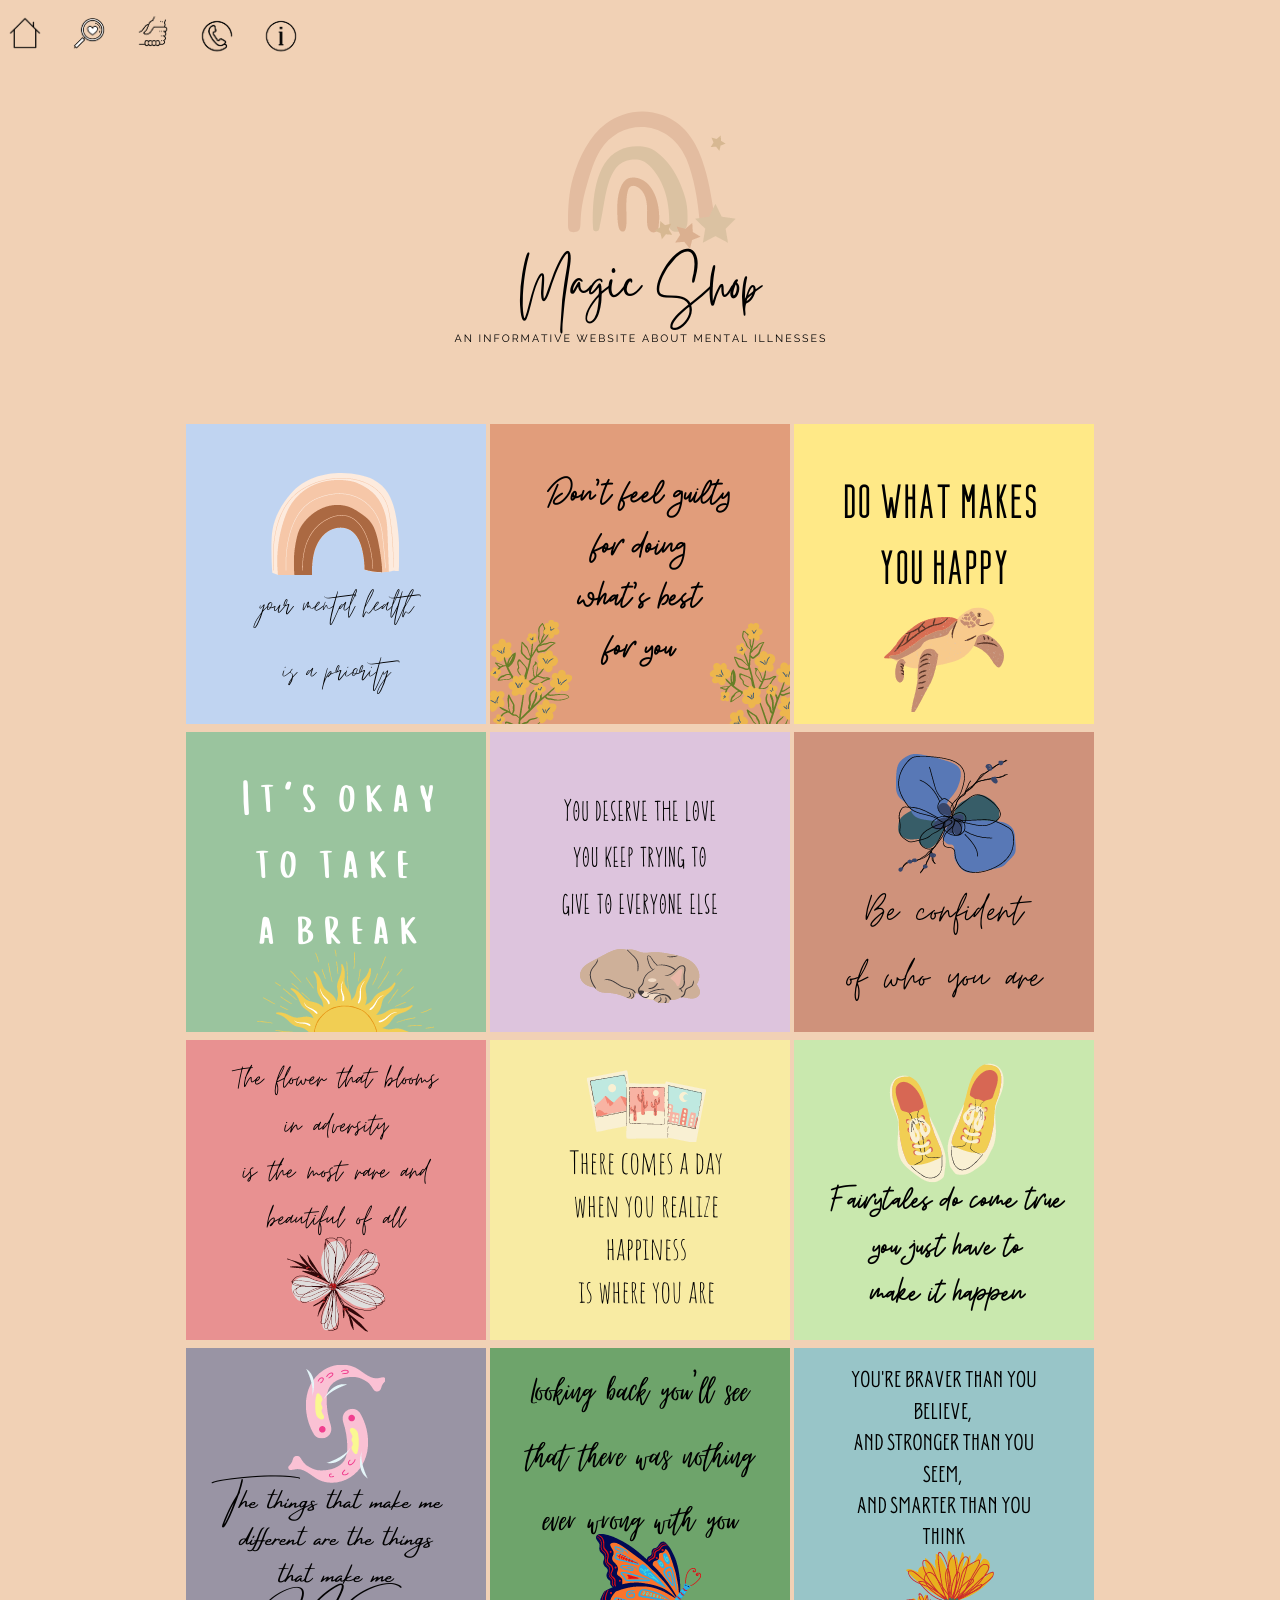
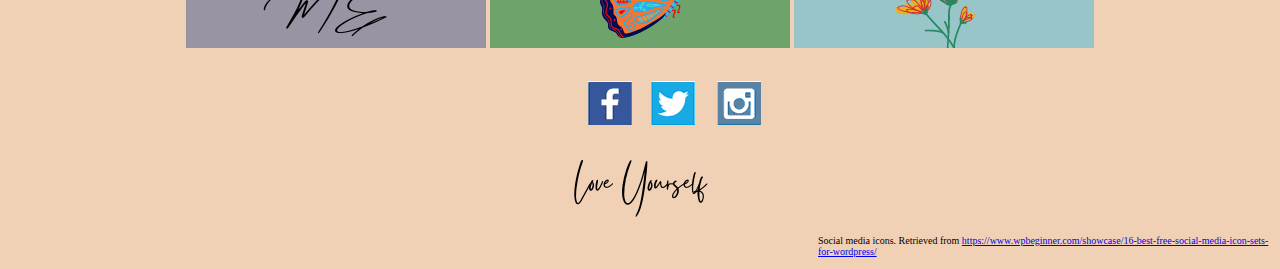
<file: 2QProjMgVilladarez/index.html>
<!DOCTYPE html>
<html>
	<head>
	<title>Magic Shop</title>
		<meta charset="UTF-8">

		<meta name="author" content="Gian Margarette K. Villadarez">

		<meta name="keywords" content="HTML, CSS, JavaScript">

		<meta name="revised" content="21-10-2020">

		<link rel="icon" href="images/icon.png" type="image/gif">
		<link rel="stylesheet" type="text/css" href="css/index.css">
	</head>
	<body>
		<div>
		<nav>
			<ul class="nav">
				<li><a class="one" href="index.html"><img class="home" src="images/house.png" title="Home"></a></li>
				<li><a class="two" href="htdocs/wyntk.html"><img class="glass" src="images/glass.png" title="What You Need To Know"></a></li>
				<li><a class="three" href="htdocs/wth.html"><img class="hand" src="images/hand.png" title="Ways To Help"></a></li>
				<li><a class="four" href="htdocs/sh.html"><img class="phone" src="images/phone.png" title="Suicide Hotline"></a></li>
				<li><a class="five" href="htdocs/about.html"><img class="i" src="images/i.png" title="About"></a></li>
			</ul>
		</nav>
		</div>
			<img class="logo" src="images/Magic Shop.png" alt="magic shop">
			
		<div>
			<table>
			<tr>
				<td><img src="images/rainbow.png" alt="Your mental health is a priority"></td>
				<td><img src="images/flower.png" alt="Don't feel guilty for doing what's best for you"></td>
				<td><img src="images/tortle.png" alt="Do what makes you happy"></td>
			</tr>
			<tr>
				<td><img src="images/sun.png" alt="It's okay to take a break"></td>
				<td><img src="images/ket.png" alt="You deserve the love you keep trying to give to everyone else"></td> 
				<td><img src="images/fafaflower.png" alt="Be confident of who you are"></td>
			</tr>
			<tr>
				<td><img src="images/flowers.png" alt="The flower that blooms in adversity is the ost rare and beautiful of them all" title="Mulan"></td>
				<td><img src="images/picz.png" alt="There comes a day when you realize happiness is where you are" title="Moana"></td>
				<td><img src="images/shuz.png" alt="Fairytales do come true you just have to make it happen" title="Princess and the  Frog"></td>
			</tr>
			<tr>
				<td><img src="images/fishda.png" alt="The things that make me different are the things that make me ME." title="Winnie the Pooh"></td>
				<td><img src="images/buttuhfly.png" alt="Looking back you'll see that there was never anything wrong with you"></td>
				<td><img src="images/flAwor.png" alt="You're braver than you believe, and stronger than you seem, and smarter than you think" title="Winnie the Pooh"></td>
			</tr>
			</table>
		</div>
		<div>
		<ul id="link">
            <li id="fb"><a href="https://www.facebook.com/gianmargarette.villadarez"></a></li>
            <li id="twt"><a href="https://twitter.com/gian_villadarez"></a></li>
            <li id="ig"><a href="https://instagram.com/gian_villadarez/"></a></li>
         </ul>
		</div>
		<img class="message" src="images/message.png" alt="Love Yourself">
		<p class="sources">Social media icons. Retrieved from <a href="https://www.wpbeginner.com/showcase/16-best-free-social-media-icon-sets-for-wordpress">https://www.wpbeginner.com/showcase/16-best-free-social-media-icon-sets-for-wordpress/</a></p>

			
	</body>
</html>
</file>
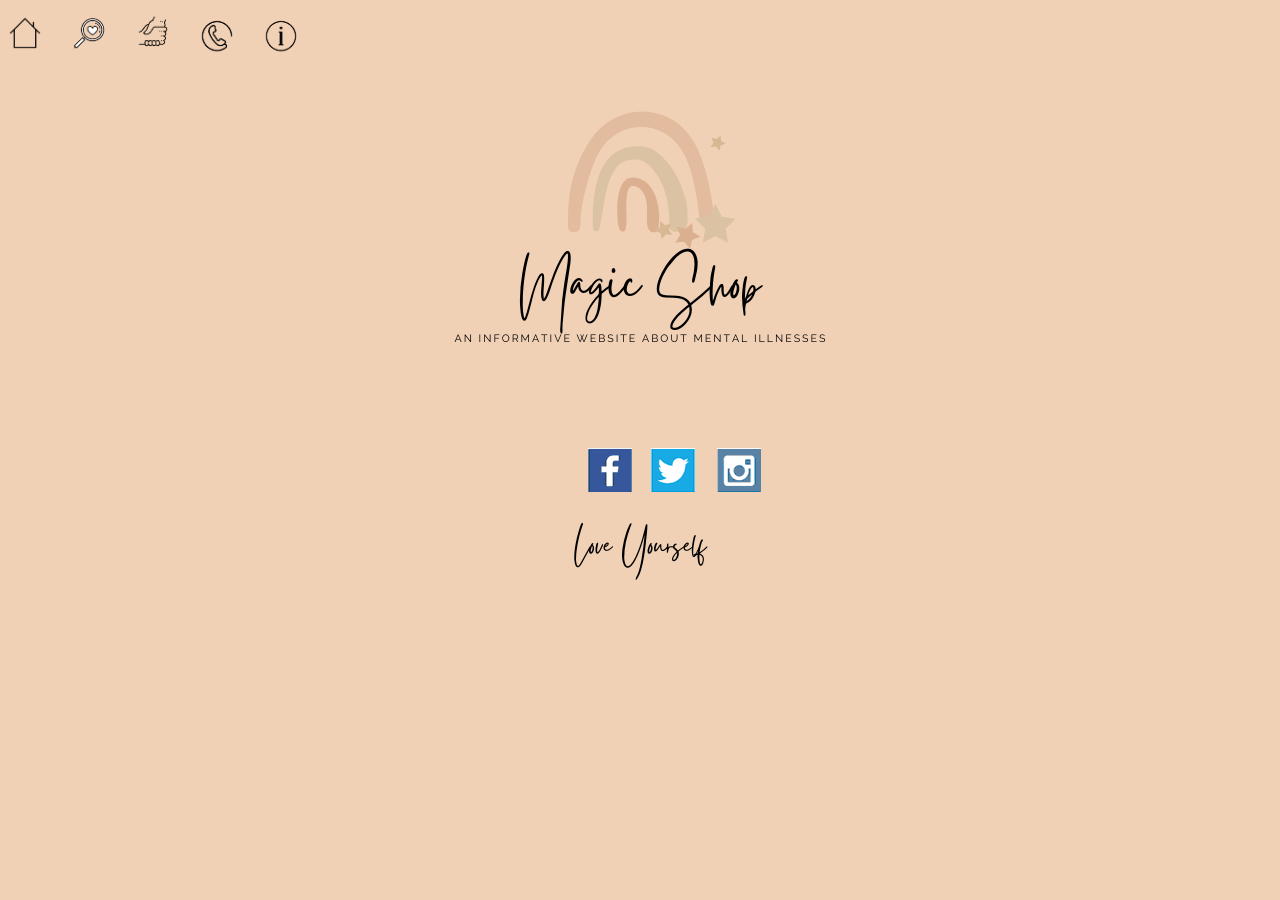
<file: 2QProjMgVilladarez/htdocs/sh.html>
<!DOCTYPE html>
<html>
	<head>
	<title>Magic Shop</title>
		<meta charset="UTF-8">

		<meta name="author" content="Gian Margarette K. Villadarez">

		<meta name="keywords" content="HTML, CSS, JavaScript">

		<meta name="revised" content="21-10-2020">

		<link rel="icon" href="../images/icon.png" type="image/gif">
		<link rel="stylesheet" type="text/css" href="../css/sh.css">
	</head>
	<body>
		<div>
		<nav>
			<ul class="nav">
				<li><a class="one" href="../index.html"><img class="home" src="../images/house.png" title="Home"></a></li>
				<li><a class="two" href="wyntk.html"><img class="glass" src="../images/glass.png" title="What You Need To Know"></a></li>
				<li><a class="three" href="wth.html"><img class="hand" src="../images/hand.png" title="Ways To Help"></a></li>
				<li><a class="four" href="sh.html"><img class="phone" src="../images/phone.png" title="Suicide Hotline"></a></li>
				<li><a class="five" href="about.html"><img class="i" src="../images/i.png" title="About"></a></li>
			</ul>
		</nav>
		</div>
			<img class="logo" src="../images/Magic Shop.png" alt="magic shop">
		<div>
		<ul id="link">
            <li id="fb"><a href="https://www.facebook.com/gianmargarette.villadarez"></a></li>
            <li id="twt"><a href="https://twitter.com/gian_villadarez"></a></li>
            <li id="ig"><a href="https://instagram.com/gian_villadarez/"></a></li>
         </ul>
		</div>
			<img class="message" src="../images/message.png">
	</body>
</html>
</file>
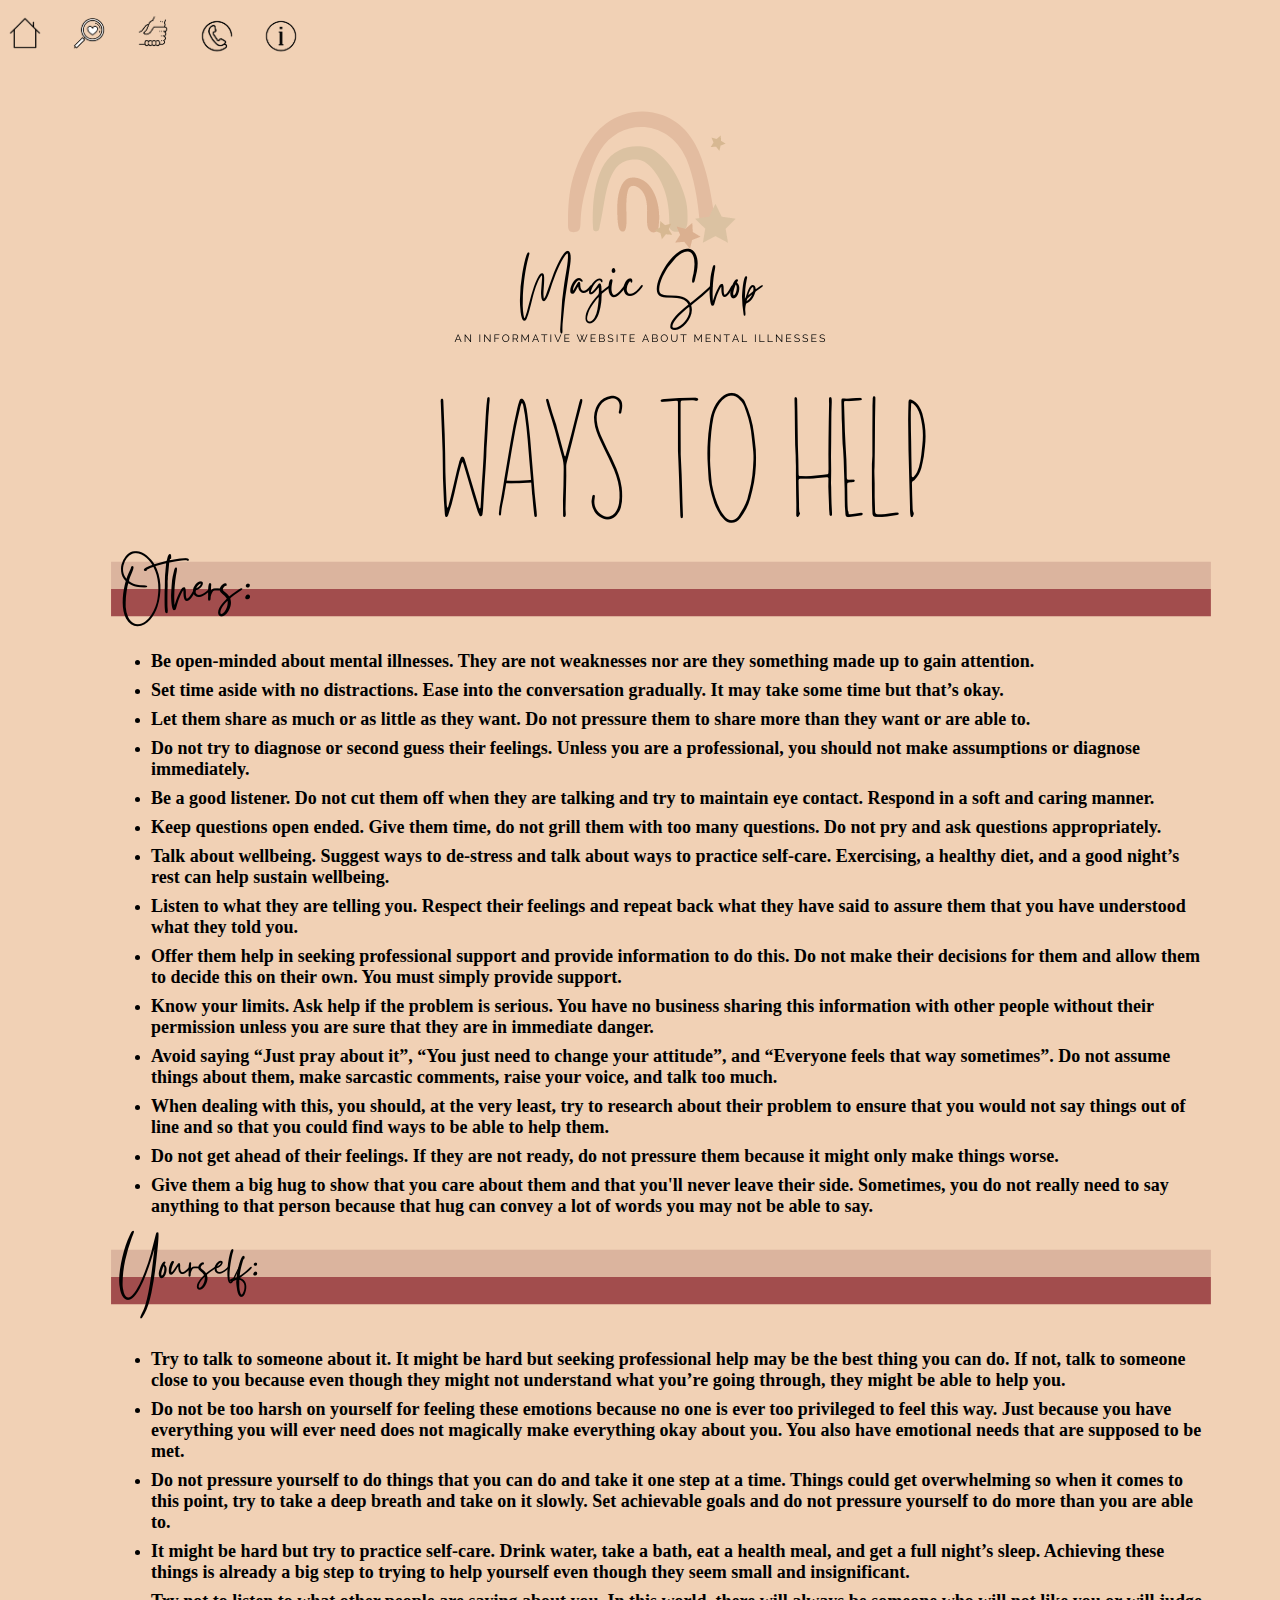
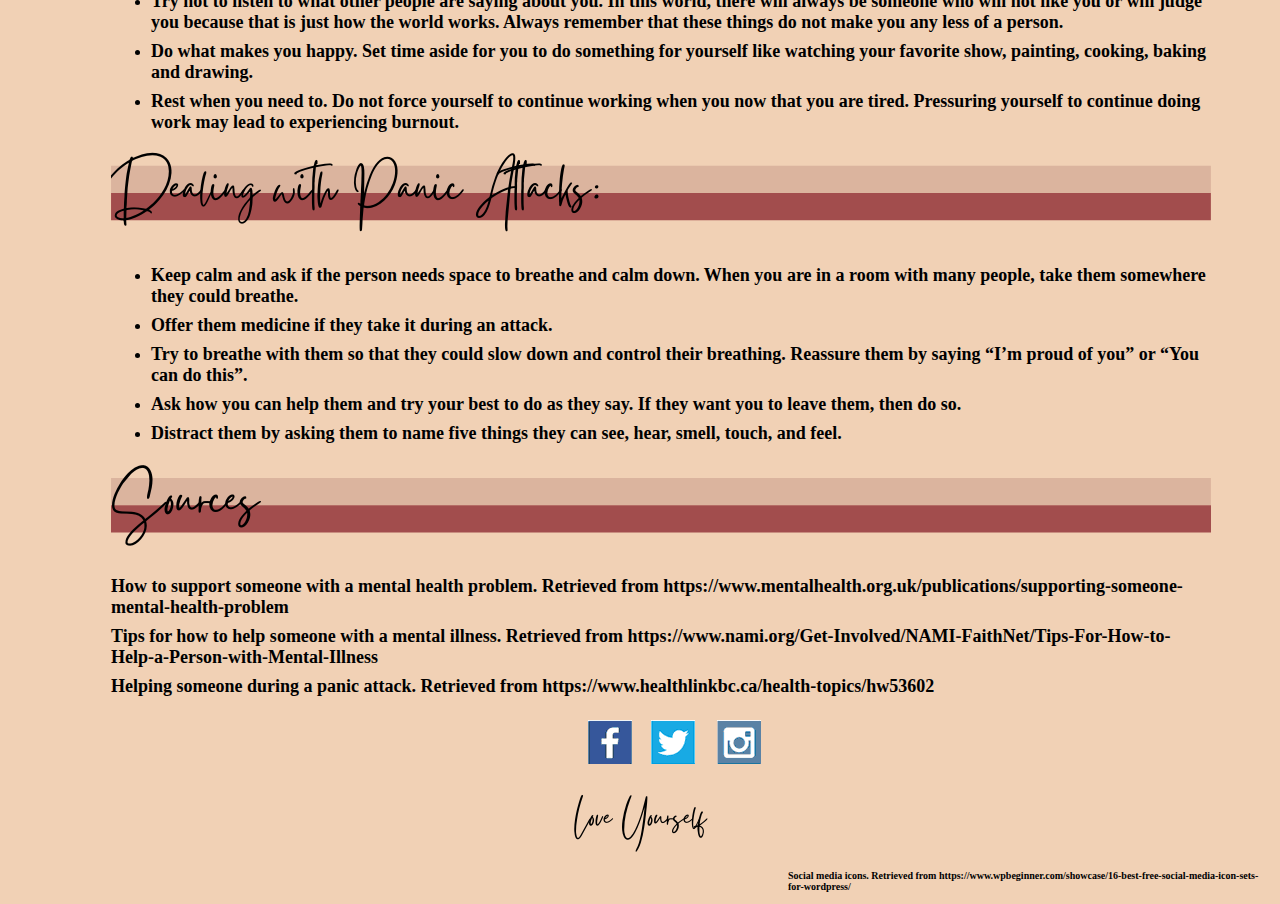
<file: 2QProjMgVilladarez/htdocs/wth.html>
<!DOCTYPE html>
<html>
	<head>
	<title>Magic Shop</title>
		<meta charset="UTF-8">

		<meta name="author" content="Gian Margarette K. Villadarez">

		<meta name="keywords" content="HTML, CSS, JavaScript">

		<meta name="revised" content="21-10-2020">

		<link rel="icon" href="../images/icon.png" type="image/gif">
		<link rel="stylesheet" type="text/css" href="../css/wth.css">
	</head>
	<body>
		<div>
		<nav>
			<ul class="nav">
				<li><a class="one" href="../index.html"><img class="home" src="../images/house.png" title="Home"></a></li>
				<li><a class="two" href="wyntk.html"><img class="glass" src="../images/glass.png" title="What You Need To Know"></a></li>
				<li><a class="three" href="wth.html"><img class="hand" src="../images/hand.png" title="Ways To Help"></a></li>
				<li><a class="four" href="sh.html"><img class="phone" src="../images/phone.png" title="Suicide Hotline"></a></li>
				<li><a class="five" href="about.html"><img class="i" src="../images/i.png" title="About"></a></li>
			</ul>
		</nav>
		</div>
			<img class="logo" src="../images/Magic Shop.png" alt="magic shop">
			<img class="title" src="../images/Ways To Help.png">
		<div>
		<table>
			<tr class="yeh">
				<td><img src="../images/others.png" alt="Others"></p>
				<ul>
					<li><p>Be open-minded about mental illnesses. They are not weaknesses nor are they something made up to gain attention.</p></li>
					<li><p>Set time aside with no distractions. Ease into the conversation gradually. It may take some time but that’s okay.</p></li>
					<li><p>Let them share as much or as little as they want. Do not pressure them to share more than they want or are able to. </p></li>
					<li><p>Do not try to diagnose or second guess their feelings. Unless you are a professional, you should not make assumptions or diagnose immediately.</p></li>
					<li><p>Be a good listener. Do not cut them off when they are talking and try to maintain eye contact. Respond in a soft and caring manner.</p></li>
					<li><p>Keep questions open ended. Give them time, do not grill them with too many questions. Do not pry and ask questions appropriately.</p></li>
					<li><p>Talk about wellbeing. Suggest ways to de-stress and talk about ways to practice self-care. Exercising, a healthy diet, and a good night’s rest can help sustain wellbeing.</p></li>
					<li><p>Listen to what they are telling you. Respect their feelings and repeat back what they have said to assure them that you have understood what they told you.</p></li>
					<li><p>Offer them help in seeking professional support and provide information to do this. Do not make their decisions for them and allow them to decide this on their own. You must simply provide support.</p></li>
					<li><p>Know your limits. Ask help if the problem is serious. You have no business sharing this information with other people without their permission unless you are sure that they are in immediate danger.</p></li>
					<li><p>Avoid saying “Just pray about it”, “You just need to change your attitude”, and “Everyone feels that way sometimes”. Do not assume things about them, make sarcastic comments, raise your voice, and talk too much.</p></li>
					<li><p>When dealing with this, you should, at the very least, try to research about their problem to ensure that you would not say things out of line and so that you could find ways to be able to help them.</p></li>
					<li><p>Do not get ahead of their feelings. If they are not ready, do not pressure them because it might only make things worse. </p></li>
					<li><p>Give them a big hug to show that you care about them and that you'll never leave their side. Sometimes, you do not really need to say anything to that person because that hug can convey a lot of words you may not be able to say.</p></li>
					</td>
			</tr>
			<tr class="yuh">
				<td><img src="../images/Yourself_.png" alt="Yourself">
				<ul>
					<li><p>Try to talk to someone about it. It might be hard but seeking professional help may be the best thing you can do. If not, talk to someone close to you because even though they might not understand what you’re going through, they might be able to help you.</p></li>
					<li><p>Do not be too harsh on yourself for feeling these emotions because no one is ever too privileged to feel this way. Just because you have everything you will ever need does not magically make everything okay about you. You also have emotional needs that are supposed to be met.</p></li>
					<li><p>Do not pressure yourself to do things that you can do and take it one step at a time. Things could get overwhelming so when it comes to this point, try to take a deep breath and take on it slowly. Set achievable goals and do not pressure yourself to do more than you are able to.</p></li>
					<li><p>It might be hard but try to practice self-care. Drink water, take a bath, eat a health meal, and get a full night’s sleep. Achieving these things is already a big step to trying to help yourself even though they seem small and insignificant.</p></li>
					<li><p>Try not to listen to what other people are saying about you. In this world, there will always be someone who will not like you or will judge you because that is just how the world works. Always remember that these things do not make you any less of a person.</p></li>
					<li><p>Do what makes you happy. Set time aside for you to do something for yourself like watching your favorite show, painting, cooking, baking and drawing. </p></li>
					<li><p>Rest when you need to. Do not force yourself to continue working when you now that you are tired. Pressuring yourself to continue doing work may lead to experiencing burnout.</p>
	
				</ul></td>
			</tr>
			<tr>
				<td><img src="../images/pa.png" alt="Dealing with panic attacks:">
				<ul>
					<li><p>Keep calm and ask if the person needs space to breathe and calm down. When you are in a room with many people, take them somewhere they could breathe.</p></li>
					<li><p>Offer them medicine if they take it during an attack. </p></li>
					<li><p>Try to breathe with them so that they could slow down and control their breathing. Reassure them by saying “I’m proud of you” or “You can do this”. </p></li>
					<li><p>Ask how you can help them and try your best to do as they say. If they want you to leave them, then do so.</p></li>
					<li><p>Distract them by asking them to name five things they can see, hear, smell, touch, and feel.</p></li>
					</td>
				</ul>
			</tr>
			<tr>
				<td><img src="../images/title9.png" alt="Sources">
					<p>How to support someone with a mental health problem. Retrieved from <a href="https://www.mentalhealth.org.uk/publications/supporting-someone-mental-health-problem">https://www.mentalhealth.org.uk/publications/supporting-someone-mental-health-problem</a></p>
					<p>Tips for how to help someone with a mental illness. Retrieved from <a href="https://www.nami.org/Get-Involved/NAMI-FaithNet/Tips-For-How-to-Help-a-Person-with-Mental-Illness">https://www.nami.org/Get-Involved/NAMI-FaithNet/Tips-For-How-to-Help-a-Person-with-Mental-Illness</a></p>
					<p>Helping someone during a panic attack. Retrieved from <a href="https://www.healthlinkbc.ca/health-topics/hw53602">https://www.healthlinkbc.ca/health-topics/hw53602</a></p>
				</td>
			</tr>
		</table>
			
		</div>
		<div>
		<ul id="link">
            <li id="fb"><a href="https://www.facebook.com/gianmargarette.villadarez"></a></li>
            <li id="twt"><a href="https://twitter.com/gian_villadarez"></a></li>
            <li id="ig"><a href="https://instagram.com/gian_villadarez/"></a></li>
         </ul>
		</div>
			<img class="message" src="../images/message.png">
			<p class="sources">Social media icons. Retrieved from <a href="https://www.wpbeginner.com/showcase/16-best-free-social-media-icon-sets-for-wordpress">https://www.wpbeginner.com/showcase/16-best-free-social-media-icon-sets-for-wordpress/</a></p>

	</body>
</html>
</file>
<file: 2QProjMgVilladarez/css/index.css>
body{
				background-color:#F1D1B5;}
			.message{
				margin-right:auto;
				margin-left:auto;
				display:block;
				margin-top:80px;}
			.nav{
				list-style-type:none;
				margin:0;
				padding:3px;
				overflow:hidden;
				position:fixed;
				top:0px;
				left:-10px;}
			.nav li{
				float:left;}
			a.one:link{
				padding:2px;
				margin: 0;}
			a.one:hover{
				opacity:40%}
			a.two:link{
				padding:2px;}
			a.two:hover{
				opacity:40%}
			a.three:link{
				padding:2px;}
			a.three:hover{
				opacity:40%}	
			a.four:link{
				padding:2px;}
			a.four:hover{
				opacity:40%}
			a.five:link{
				padding:2px;}
			a.five:hover{
				opacity:40%}
			.logo{
				margin-left:auto;
				margin-right:auto;
				margin-bottom: -70px;
				margin-top: -20px;
				display:block;}
			ul img{
				width:60px;
				height:60px;}
			#link {
				
				 position:relative;
				 margin-left:570px;
				 margin-right:auto;}
			 #link li{
				 position:absolute;
				 list-style:none;
				 padding:3px;
				 margin:10px;
				 top:0;}
			 #link li, #link a{
				 display:block;
				 width:38px;
				 height:38px;}
			 #fb {
				 left:0px;
				 background: url('../images/icons.png')no-repeat -30px -12px;}
			 #twt {
				 left:63px;
				 background: url('../images/icons.png')no-repeat -82px -12px;}		
			 #ig{
				 left:129px;
				 background: url('../images/icons.png')no-repeat -342px -12px;}
			  #fb:hover {
				background: url('../images/icons.png')no-repeat -30px -291px;}	
			 #twt:hover {
				background: url('../images/icons.png')no-repeat -82px -291px;}
			 #ig:hover {
				background: url('../images/icons.png')no-repeat -342px -291px;}
			table{
				margin:3px;
				padding: 0;
				margin-left:auto;
				margin-right:auto;}	
			table img{
				height:300px;
				width:300px;}
			.sources{
				font-size:10px;
				margin-top:0;
				text-decoration:none;
				color:black;
				margin-left:810px;}
</file>
<file: 2QProjMgVilladarez/css/sh.css>
body{
				background-color:#F1D1B5;}
			.message{
				margin-right:auto;
				margin-left:auto;
				display:block;
				margin-top:80px;}
			.nav{
				list-style-type:none;
				margin:0;
				padding:3px;
				overflow:hidden;
				position:fixed;
				top:0px;
				left:-10px;}
			.nav li{
				float:left;}
			a.one:link{
				padding:2px;
				margin: 0;}
			a.one:hover{
				opacity:40%}
			a.two:link{
				padding:2px;}
			a.two:hover{
				opacity:40%}
			a.three:link{
				padding:2px;}
			a.three:hover{
				opacity:40%}	
			a.four:link{
				padding:2px;}
			a.four:hover{
				opacity:40%}
			a.five:link{
				padding:2px;}
			a.five:hover{
				opacity:40%}
			.logo{
				margin-left:auto;
				margin-right:auto;
				margin-bottom: -70px;
				margin-top: -20px;
				display:block;}
			ul img{
				width:60px;
				height:60px;}
			#link {
				 margin-top:30px;
				 position:relative;
				 margin-left:580px;
				 margin-right:auto;}
			 #link li{
				 position:absolute;
				 list-style:none;
				 padding:3px;
				 margin:10;
				 top:0;}
			 #link li, #link a{
				 display:block;
				 width:38px;
				 height:38px;}
			 #fb {
				 left:0px;
				 background: url('../images/icons.png')no-repeat -30px -12px;}
			 #twt {
				 left:63px;
				 background: url('../images/icons.png')no-repeat -82px -12px;}		
			 #ig{
				 left:129px;
				 background: url('../images/icons.png')no-repeat -342px -12px;}
			  #fb:hover {
				background: url('../images/icons.png')no-repeat -30px -291px;}	
			 #twt:hover {
				background: url('../images/icons.png')no-repeat -82px -291px;}
			 #ig:hover {
				background: url('../images/icons.png')no-repeat -342px -291px;}
</file>
<file: 2QProjMgVilladarez/css/wth.css>
body{
				background-color:#F1D1B5;}
			.message{
				margin-right:auto;
				margin-left:auto;
				display:block;
				margin-top:80px;}
			.nav{
				list-style-type:none;
				margin:0;
				padding:3px;
				overflow:hidden;
				position:fixed;
				top:0px;
				left:-10px;}
			.nav li{
				float:left;}
			a.one:link{
				padding:2px;
				margin: 0;}
			a.one:hover{
				opacity:40%}
			a.two:link{
				padding:2px;}
			a.two:hover{
				opacity:40%}
			a.three:link{
				padding:2px;}
			a.three:hover{
				opacity:40%}	
			a.four:link{
				padding:2px;}
			a.four:hover{
				opacity:40%}
			a.five:link{
				padding:2px;}
			a.five:hover{
				opacity:40%}
			.logo{
				margin-left:auto;
				margin-right:auto;
				margin-bottom: -70px;
				margin-top: -20px;
				display:block;}
			.title{
				margin-left:425px;
				margin-right:auto;
				margin-bottom: -300px;
			margin-top: -200px;}
			ul img{
				width:60px;
				height:60px;}
			#link {
				 margin-top:30px;
				 position:relative;
				 margin-left:580px;
				 margin-right:auto;}
			 #link li{
				 position:absolute;
				 list-style:none;
				 padding:3px;
				 margin:10;
				 top:0;}
			 #link li, #link a{
				 display:block;
				 width:38px;
				 height:38px;}
			 #fb {
				 left:0px;
				 background: url('../images/icons.png')no-repeat -30px -12px;}
			 #twt {
				 left:63px;
				 background: url('../images/icons.png')no-repeat -82px -12px;}		
			 #ig{
				 left:129px;
				 background: url('../images/icons.png')no-repeat -342px -12px;}
			  #fb:hover {
				background: url('../images/icons.png')no-repeat -30px -291px;}	
			 #twt:hover {
				background: url('../images/icons.png')no-repeat -82px -291px;}
			 #ig:hover {
				background: url('../images/icons.png')no-repeat -342px -291px;}
			.title2{
				margin-left:200px;
				margin-right:auto;
				display:block;}
			table{
				margin-right:100px;
				margin-left:100px;
				margin-top:100px;
				margin-bottom:0px;}
			p{
				font-family:Garamond, serif;
				font-size:18px;
				font-weight:bold;
				margin-bottom:-10px;}
			
			a{
				text-decoration:none;
				color:black;}
			.sources{
				font-size:10px;
				margin-top:0px;
				text-decoration:none;
				color:black;
				margin-left:780px;}
</file>
